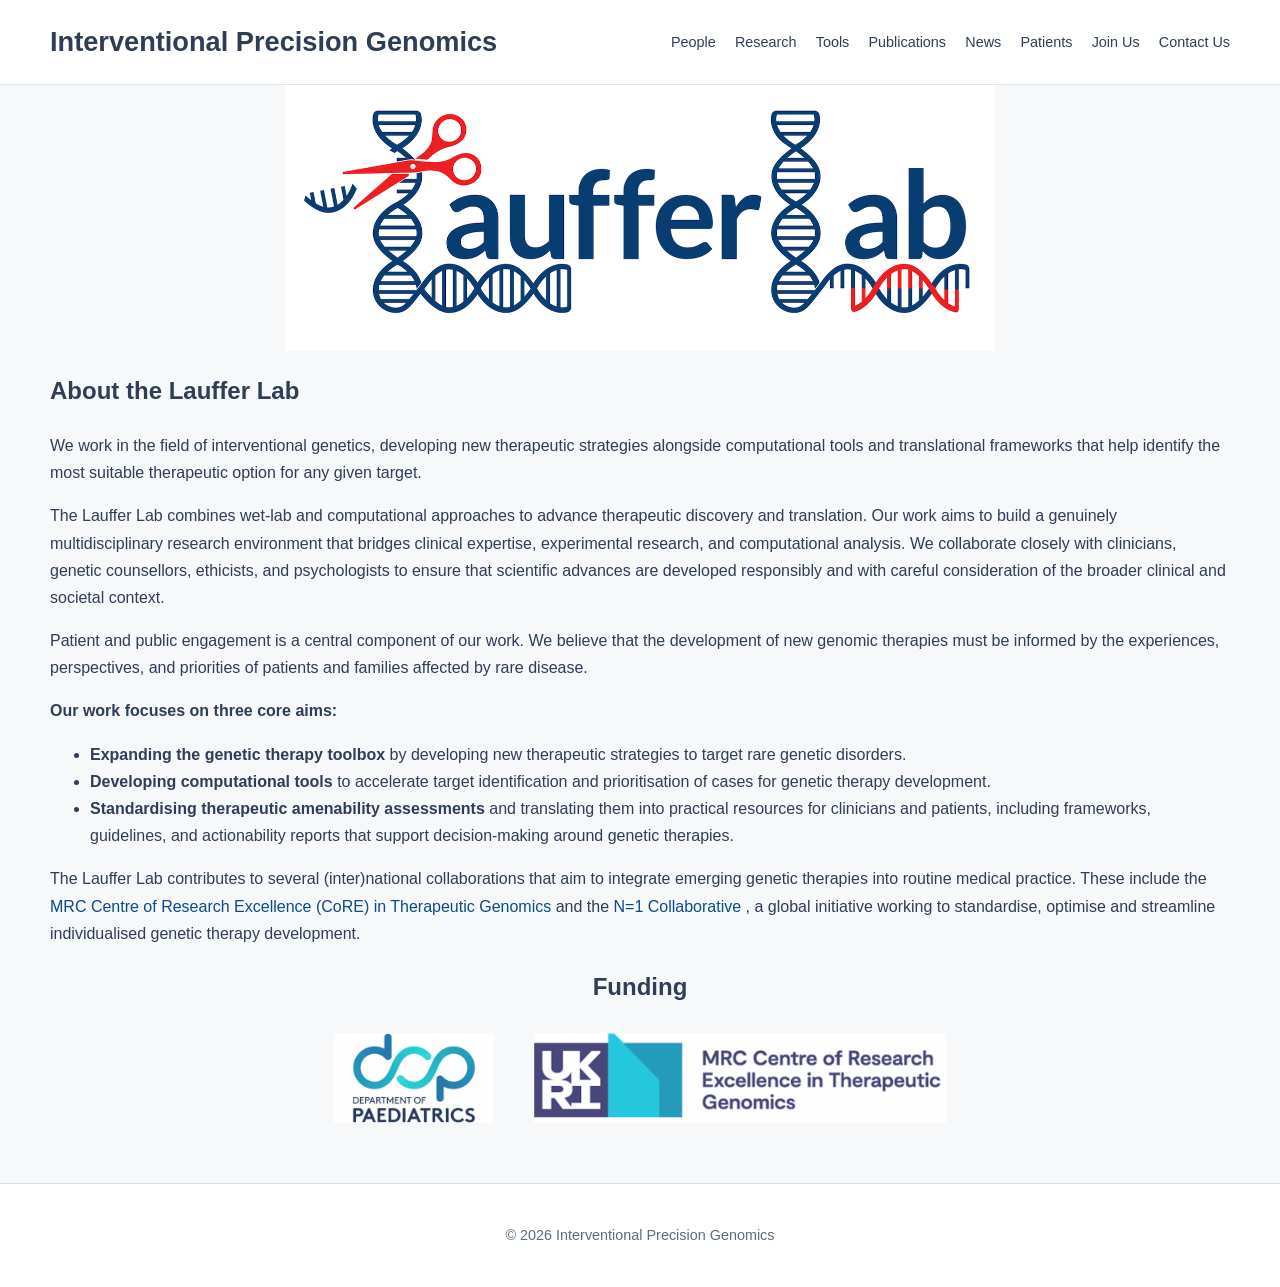
<file: index.html>
<!DOCTYPE html>
<html lang="en">
<head>
  <meta charset="UTF-8" />
  <meta name="viewport" content="width=device-width, initial-scale=1.0" />
  <title>Lauffer Lab | Interventional Precision Genomics | University of Oxford</title>
  <meta name="description" content="The Lauffer Lab (Interventional Precision Genomics) at the University of Oxford develops genomic therapies and computational tools for rare genetic diseases." />
  <link rel="stylesheet" href="style.css" />
  <link rel="icon" type="image/png" href="images/favicon.png" />
  <meta name="google-site-verification" content="XNeeRTLDRq8L58bTHJSYAuGZ9h5sGTY7bzquvnGNuZU" />
  <meta name="robots" content="index,follow" />
  <link rel="canonical" href="https://www.laufferlab.org/" />
</head>
<body>
  <header class="site-header">
    <div class="container nav-wrap">
      <a href="index.html" class="brand" aria-label="Interventional Precision Genomics home">
        <span class="brand-text">Interventional Precision Genomics</span>
      </a>

      <nav class="site-nav" id="site-nav">
        <a href="people.html">People</a>
        <a href="research.html">Research</a>
        <a href="tools.html">Tools</a>
        <a href="publications.html">Publications</a>
        <a href="news.html">News</a>
        <a href="patients.html">Patients</a>
        <a href="join-us.html">Join Us</a>
        <a href="contact.html">Contact Us</a>
      </nav>
    </div>
  </header>

  <main>
    <section class="hero hero-home">
      <div class="container hero-home-grid">
        
        <div class="hero-panel">
          <div class="hero-panel-inner">
            <div class="logo-mark-wrap">
              <img src="images/logo.png" alt="Interventional Precision Genomics logo" class="hero-logo" />
            </div>
          </div>
        </div>
        
        <div class="hero-copy">
          <p class="eyebrow"></p>
          <h1>About the Lauffer Lab</h1>
          <p class="lead">
            <p>
              We work in the field of interventional genetics, developing new therapeutic strategies alongside computational tools 
              and translational frameworks that help identify the most suitable therapeutic option for any given target. 
            </p>

            <p>
              The Lauffer Lab combines wet-lab and computational approaches to advance
              therapeutic discovery and translation. Our work aims to build a genuinely
              multidisciplinary research environment that bridges clinical expertise,
              experimental research, and computational analysis. We collaborate closely with
              clinicians, genetic counsellors, ethicists, and psychologists to ensure that
              scientific advances are developed responsibly and with careful consideration
              of the broader clinical and societal context.
          </p>

          <p>
            Patient and public engagement is a central component of our work. We believe
            that the development of new genomic therapies must be informed by the
            experiences, perspectives, and priorities of patients and families affected by
            rare disease.
          </p>

          <p><strong>Our work focuses on three core aims:</strong></p>

            <ul>
              <li>
                <strong>Expanding the genetic therapy toolbox</strong> by developing new
                therapeutic strategies to target rare genetic disorders.
              </li>
            
              <li>
                <strong>Developing computational tools</strong> to accelerate target
                identification and prioritisation of cases for genetic therapy development.
              </li>
            
              <li>
                <strong>Standardising therapeutic amenability assessments</strong> and
                translating them into practical resources for clinicians and patients,
                including frameworks, guidelines, and actionability reports that support
                decision-making around genetic therapies.
              </li>
            </ul>

              <p>
                The Lauffer Lab contributes to several (inter)national collaborations that aim to
                integrate emerging genetic therapies into routine medical practice. These include
                the
                <a href="https://genomicmedicine.ac.uk" target="_blank">
                MRC Centre of Research Excellence (CoRE) in Therapeutic Genomics
                </a>
                and the
                <a href="https://www.n1collaborative.org" target="_blank">
                N=1 Collaborative
                </a>,
                a global initiative working to standardise, optimise and streamline individualised genetic
                therapy development.
              </p>
        </div>

      </div>
    </section>

    <section class="section funding-section">
      <div class="container ">
    
        <h2>Funding</h2>
    
        <div class="funding-logos">
    
          <img src="images/funding/paediatrics.png" alt="Paediatrics">
    
          <img src="images/funding/MRC.png" alt="Medical Research Council">

        </div>  
      </div>
  </section>

  </main>

<footer class="site-footer">
  <div class="container footer-inner">
    <p>© 2026 Interventional Precision Genomics</p>
  </div>
</footer>
  
</body>
</html>
</file>
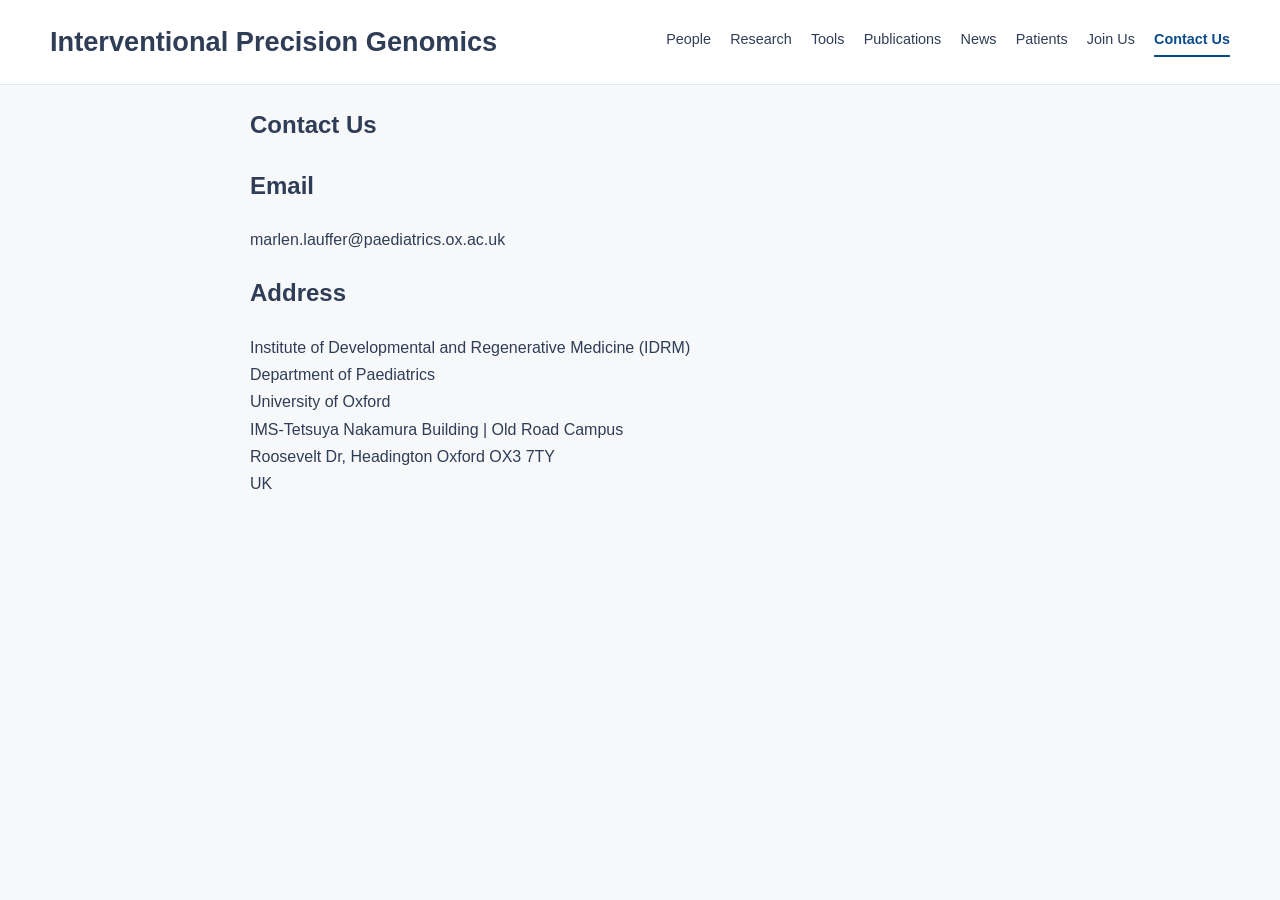
<file: contact.html>
<!DOCTYPE html>
<html lang="en">
<head>
  <meta charset="UTF-8" />
  <meta name="viewport" content="width=device-width, initial-scale=1.0" />
  <title>Interventional Precision Genomics</title>
  <meta name="description" content="Interventional Precision Genomics develops translational frameworks, tools, and genomic strategies for rare disease." />
  <link rel="stylesheet" href="style.css" />
  <link rel="icon" type="image/png" href="images/favicon.png">
</head>
<body>
  <header class="site-header">
    <div class="container nav-wrap">
      <a href="index.html" class="brand" aria-label="Interventional Precision Genomics home">
        <span class="brand-text">Interventional Precision Genomics</span>
      </a>

      <nav class="site-nav" id="site-nav">
        <a href="people.html">People</a>
        <a href="research.html">Research</a>
        <a href="tools.html">Tools</a>
        <a href="publications.html">Publications</a>
        <a href="news.html">News</a>
        <a href="patients.html">Patients</a>
        <a href="join-us.html">Join Us</a>
        <a href="contact.html">Contact Us</a>
      </nav>
    </div>
  </header>

<main>
  <section class="page-hero">
    <div class="container narrow">
      <p class="eyebrow"></p>
      <h1>Contact Us</h1>
      <p class="lead"></p>
    </div>
  </section>

  <section class="section">
    <div class="container narrow">
      <div class="contact-layout">
        <div class="contact-card">
          <h2>Email</h2>
          <p>marlen.lauffer@paediatrics.ox.ac.uk</p>
        </div>
        <div class="contact-card">
          <h2>Address</h2>
          <p>Institute of Developmental and Regenerative Medicine (IDRM)<br>
              Department of Paediatrics<br>
              University of Oxford<br>
              IMS-Tetsuya Nakamura Building | Old Road Campus<br>
              Roosevelt Dr, Headington Oxford OX3 7TY<br>
              UK</p>
        </div>
      </div>
    </div>
  </section>
</main>

  <script src="script.js"></script>
</body>
</html>
</file>
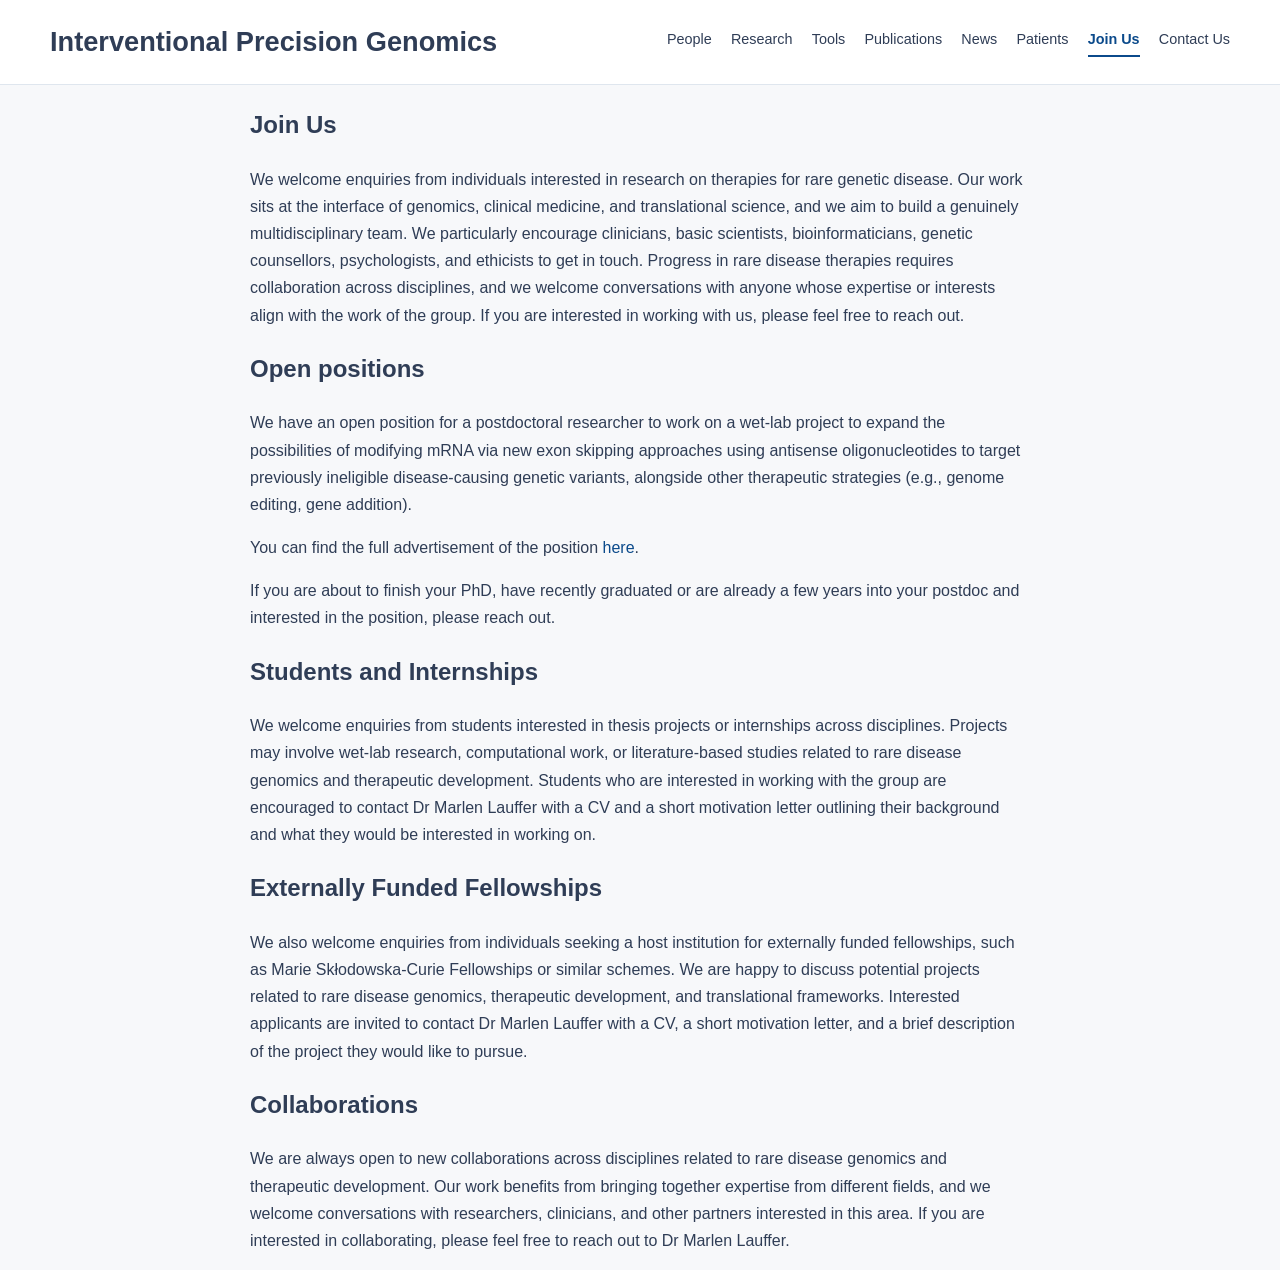
<file: join-us.html>
<!DOCTYPE html>
<html lang="en">
<head>
  <meta charset="UTF-8" />
  <meta name="viewport" content="width=device-width, initial-scale=1.0" />
  <title>Interventional Precision Genomics</title>
  <meta name="description" content="Interventional Precision Genomics develops translational frameworks, tools, and genomic strategies for rare disease." />
  <link rel="stylesheet" href="style.css" />
  <link rel="icon" type="image/png" href="images/favicon.png">
</head>
<body>
  <header class="site-header">
    <div class="container nav-wrap">
      <a href="index.html" class="brand" aria-label="Interventional Precision Genomics home">
        <span class="brand-text">Interventional Precision Genomics</span>
      </a>

      <nav class="site-nav" id="site-nav">
        <a href="people.html">People</a>
        <a href="research.html">Research</a>
        <a href="tools.html">Tools</a>
        <a href="publications.html">Publications</a>
        <a href="news.html">News</a>
        <a href="patients.html">Patients</a>
        <a href="join-us.html">Join Us</a>
        <a href="contact.html">Contact Us</a>
      </nav>
    </div>
  </header>

<main>
  <section class="page-hero">
    <div class="container narrow">
      <p class="eyebrow"></p>
      <h1>Join Us</h1>
      <p class="lead"> We welcome enquiries from individuals interested in research on therapies for rare genetic disease. Our work sits at the interface of genomics, clinical medicine, and translational science, and we aim to build a genuinely multidisciplinary team.
                        We particularly encourage clinicians, basic scientists, bioinformaticians, genetic counsellors, psychologists, and ethicists to get in touch. Progress in rare disease therapies requires collaboration across disciplines, and we welcome conversations with anyone whose expertise or interests align with the work of the group.
                        If you are interested in working with us, please feel free to reach out.  </p>
    </div>
  </section>

  <section class="section">
    <div class="container narrow stack-lg">
      <article class="info-block">
        <h2>Open positions</h2>
        <p>We have an open position for a postdoctoral researcher to work on a wet-lab project to expand the possibilities of modifying mRNA via new exon skipping approaches using antisense oligonucleotides to target previously 
          ineligible disease-causing genetic variants, alongside other therapeutic strategies (e.g., genome editing, gene addition).</p>
         <p> You can find the full advertisement of the position
            <a href="https://my.corehr.com/pls/uoxrecruit/erq_jobspec_version_4.display_form?p_company=10&p_internal_external=E&p_display_in_irish=N&p_process_type=&p_applicant_no=&p_form_profile_detail=&p_display_apply_ind=Y&p_refresh_search=Y&p_recruitment_id=187257" target="_blank" rel="noopener noreferrer">here</a>.
        </p>
        <p>If you are about to finish your PhD, have recently graduated or are already a few years into your postdoc and interested in the position, please reach out.</p>
      </article>
      <article class="info-block">
        <h2>Students and Internships</h2>
        <p>We welcome enquiries from students interested in thesis projects or internships across disciplines. Projects may involve wet-lab research, computational work, or literature-based studies related to rare disease genomics and therapeutic development.
            Students who are interested in working with the group are encouraged to contact Dr Marlen Lauffer with a CV and a short motivation letter outlining their background and what they would be interested in working on.</p>
      </article>
      <article class="info-block">
        <h2>Externally Funded Fellowships</h2>
        <p>We also welcome enquiries from individuals seeking a host institution for externally funded fellowships, such as Marie Skłodowska-Curie Fellowships or similar schemes. We are happy to discuss potential projects related to rare disease genomics, therapeutic development, and translational frameworks.
          Interested applicants are invited to contact Dr Marlen Lauffer with a CV, a short motivation letter, and a brief description of the project they would like to pursue.</p>
      </article> 
      <article class="info-block">
        <h2>Collaborations</h2>
        <p>We are always open to new collaborations across disciplines related to rare disease genomics and therapeutic development. Our work benefits from bringing together expertise from different fields, and we welcome conversations with researchers, clinicians, and other partners interested in this area.
            If you are interested in collaborating, please feel free to reach out to Dr Marlen Lauffer.</p>
      </article> 
    </div>
  </section>
</main>
 
  <script src="script.js"></script>
</body>
</html>
</file>
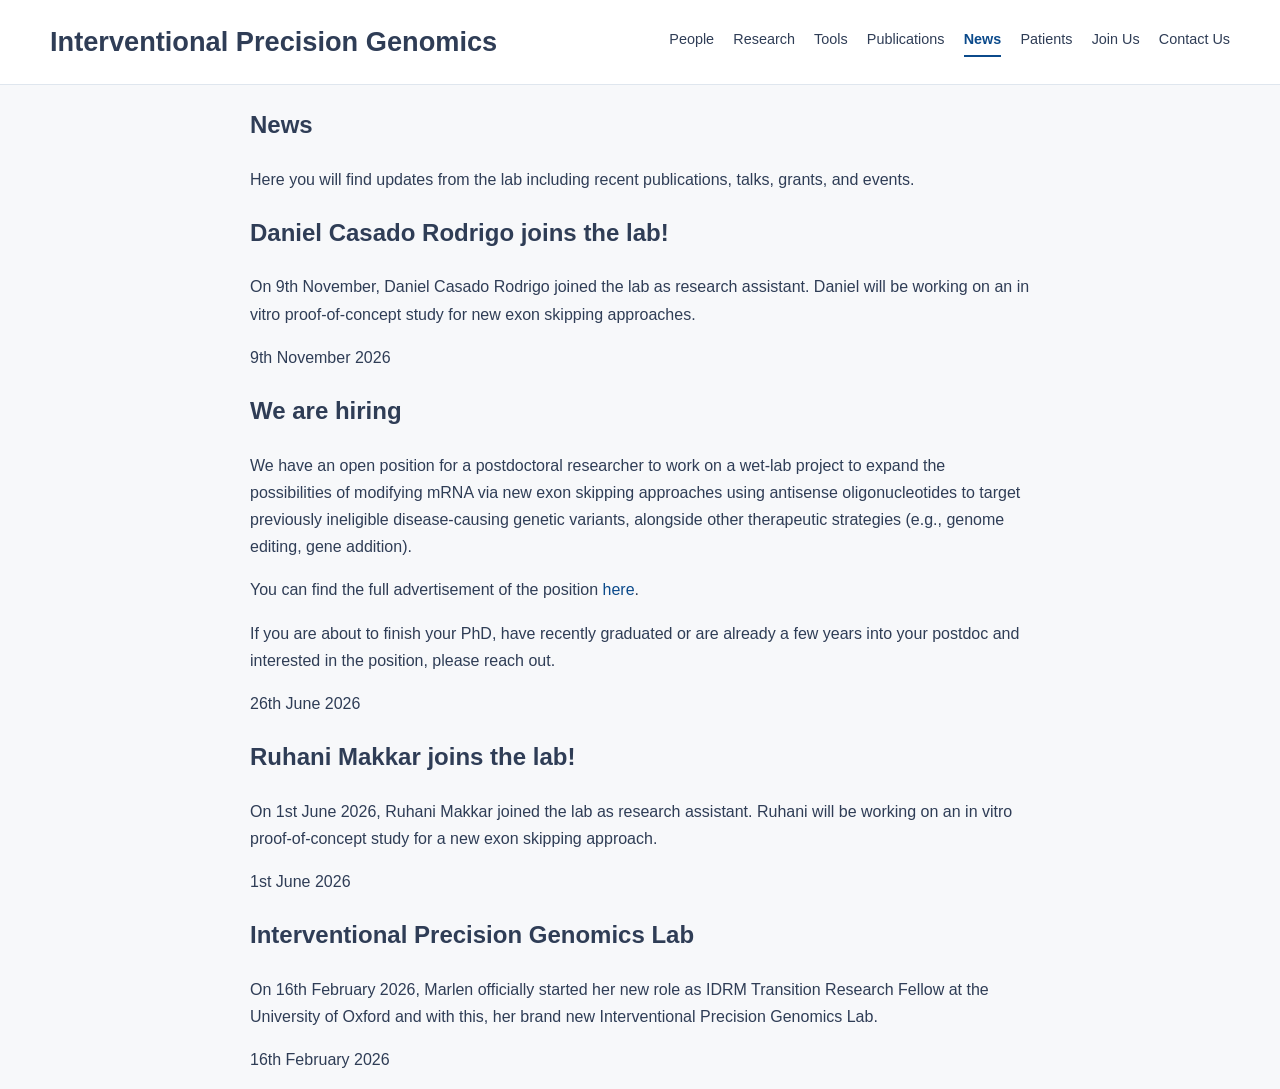
<file: news.html>
<!DOCTYPE html>
<html lang="en">
<head>
  <meta charset="UTF-8" />
  <meta name="viewport" content="width=device-width, initial-scale=1.0" />
  <title>Interventional Precision Genomics</title>
  <meta name="description" content="Interventional Precision Genomics develops translational frameworks, tools, and genomic strategies for rare disease." />
  <link rel="stylesheet" href="style.css" />
  <link rel="icon" type="image/png" href="images/favicon.png">
</head>
<body>
  <header class="site-header">
    <div class="container nav-wrap">
      <a href="index.html" class="brand" aria-label="Interventional Precision Genomics home">
        <span class="brand-text">Interventional Precision Genomics</span>
      </a>

      <nav class="site-nav" id="site-nav">
        <a href="people.html">People</a>
        <a href="research.html">Research</a>
        <a href="tools.html">Tools</a>
        <a href="publications.html">Publications</a>
        <a href="news.html">News</a>
        <a href="patients.html">Patients</a>
        <a href="join-us.html">Join Us</a>
        <a href="contact.html">Contact Us</a>
      </nav>
    </div>
  </header>

<main>
  <section class="page-hero">
    <div class="container narrow">
      <p class="eyebrow"></p>
      <h1>News</h1>
      <p class="lead">Here you will find updates from the lab including recent publications, talks, grants, and events.</p>
    </div>
  </section>


  
<section class="section">
    <div class="container narrow stack">
      <article class="news-entry">
        <h2>Daniel Casado Rodrigo joins the lab!</h2>
        <p>On 9th November, Daniel Casado Rodrigo joined the lab as research assistant. Daniel will be working on an in vitro proof-of-concept study for
        new exon skipping approaches.</p>
        <p class="news-date">9th November 2026</p>
      </article>
    </div>
  </section>


  
   <section class="section">
    <div class="container narrow stack">
      <article class="news-entry">
        <h2>We are hiring</h2>
        <p>We have an open position for a postdoctoral researcher to work on a wet-lab project to expand the possibilities of modifying mRNA via new exon skipping approaches using antisense oligonucleotides to target previously 
          ineligible disease-causing genetic variants, alongside other therapeutic strategies (e.g., genome editing, gene addition).</p>
         <p> You can find the full advertisement of the position
            <a href="https://my.corehr.com/pls/uoxrecruit/erq_jobspec_version_4.display_form?p_company=10&p_internal_external=E&p_display_in_irish=N&p_process_type=&p_applicant_no=&p_form_profile_detail=&p_display_apply_ind=Y&p_refresh_search=Y&p_recruitment_id=187257" target="_blank" rel="noopener noreferrer">here</a>.
        </p>
        <p>If you are about to finish your PhD, have recently graduated or are already a few years into your postdoc and interested in the position, please reach out.</p>
        <p class="news-date">26th June 2026</p>
      </article>
    </div>
  </section>


  
   <section class="section">
    <div class="container narrow stack">
      <article class="news-entry">
        <h2>Ruhani Makkar joins the lab!</h2>
        <p>On 1st June 2026, Ruhani Makkar joined the lab as research assistant. Ruhani will be working on an in vitro proof-of-concept study for
        a new exon skipping approach.</p>
        <p class="news-date">1st June 2026</p>
      </article>
    </div>
  </section>
  
  
  <section class="section">
    <div class="container narrow stack">
      <article class="news-entry">
        <h2>Interventional Precision Genomics Lab</h2>
        <p>On 16th February 2026, Marlen officially started her new role as IDRM Transition Research Fellow at the University of Oxford and with
        this, her brand new Interventional Precision Genomics Lab.</p>
        <p class="news-date">16th February 2026</p>
      </article>
    </div>
  </section>

  
</main>



  <script src="script.js"></script>
</body>
</html>
</file>
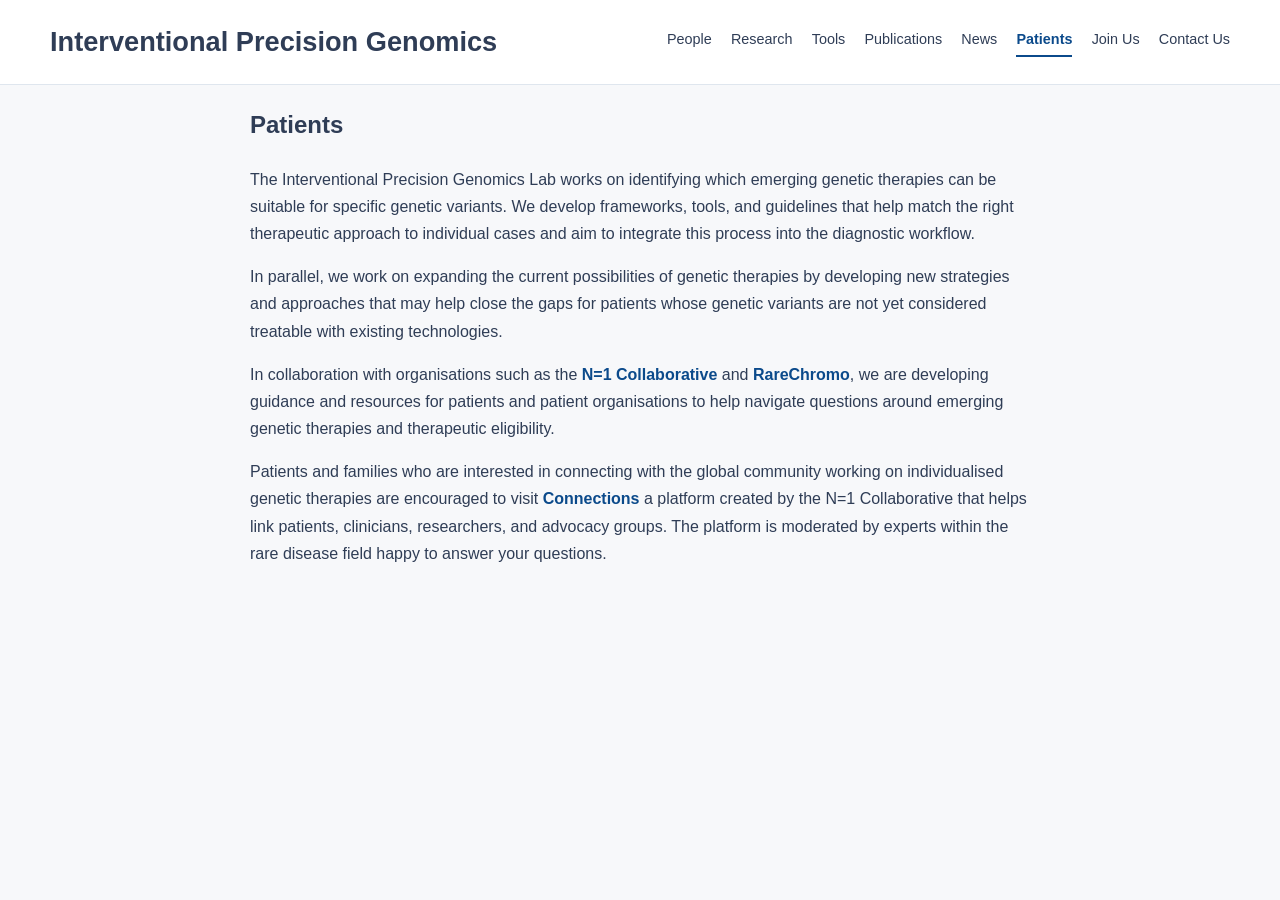
<file: patients.html>
<!DOCTYPE html>
<html lang="en">
<head>
  <meta charset="UTF-8" />
  <meta name="viewport" content="width=device-width, initial-scale=1.0" />
  <title>Interventional Precision Genomics</title>
  <meta name="description" content="Interventional Precision Genomics develops translational frameworks, tools, and genomic strategies for rare disease." />
  <link rel="stylesheet" href="style.css" />
  <link rel="icon" type="image/png" href="images/favicon.png">
</head>
<body>
  <header class="site-header">
    <div class="container nav-wrap">
      <a href="index.html" class="brand" aria-label="Interventional Precision Genomics home">
        <span class="brand-text">Interventional Precision Genomics</span>
      </a>

      <nav class="site-nav" id="site-nav">
        <a href="people.html">People</a>
        <a href="research.html">Research</a>
        <a href="tools.html">Tools</a>
        <a href="publications.html">Publications</a>
        <a href="news.html">News</a>
        <a href="patients.html">Patients</a>
        <a href="join-us.html">Join Us</a>
        <a href="contact.html">Contact Us</a>
      </nav>
    </div>
  </header>

<main>
  <section class="page-hero page-hero-soft">
    <div class="container narrow">
      <p class="eyebrow"></p>
      <h1>Patients</h1>
      <p class="lead"> 
      
        <p>
          The Interventional Precision Genomics Lab works on identifying which emerging 
          genetic therapies can be suitable for specific genetic variants. We develop frameworks, 
          tools, and guidelines that help match the right therapeutic approach to individual cases and aim to 
          integrate this process into the diagnostic workflow.
          </p>
          
          <p>
          In parallel, we work on expanding the current possibilities of genetic
          therapies by developing new strategies and approaches that may help close the
          gaps for patients whose genetic variants are not yet considered treatable with
          existing technologies.
          </p>
          
          <p>
          In collaboration with organisations such as the
          <strong><a href="https://www.n1collaborative.org" target="_blank">N=1 Collaborative</a></strong>
          and
          <strong><a href="https://rarechromo.org" target="_blank">RareChromo</a></strong>,
          we are developing guidance and resources for patients and patient
          organisations to help navigate questions around emerging genetic therapies and
          therapeutic eligibility.
          </p>
          
          <p>
          Patients and families who are interested in connecting with the global
          community working on individualised genetic therapies are encouraged to visit
          <strong><a href="https://connections.n1collaborative.org/" target="_blank">
          Connections
          </a></strong>
          a platform created by the N=1 Collaborative that helps link patients,
          clinicians, researchers, and advocacy groups. The platform is moderated by experts within the rare disease field
          happy to answer your questions.
          </p>
      
      
      </p>
    </div>
  </section>

</main>



  <script src="script.js"></script>
</body>
</html>
</file>
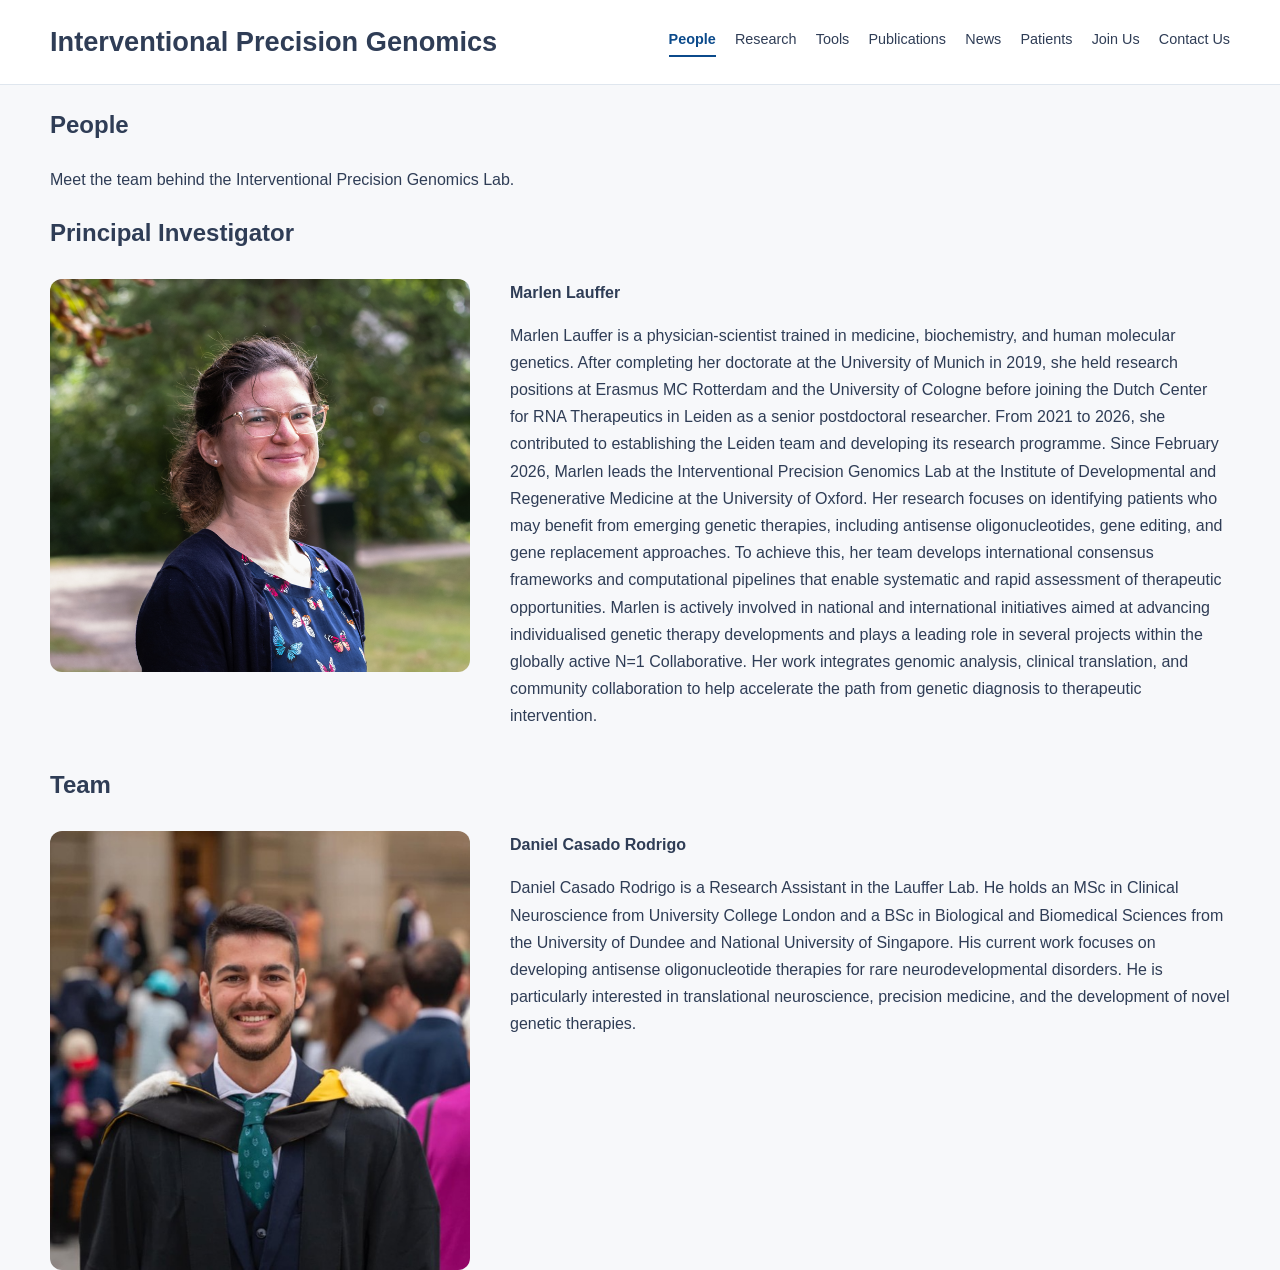
<file: people.html>
<!DOCTYPE html>
<html lang="en">
<head>
  <meta charset="UTF-8" />
  <meta name="viewport" content="width=device-width, initial-scale=1.0" />
  <title>Interventional Precision Genomics</title>
  <meta name="description" content="Interventional Precision Genomics develops translational frameworks, tools, and genomic strategies for rare disease." />
  <link rel="stylesheet" href="style.css" />
  <link rel="icon" type="image/png" href="images/favicon.png">
</head>
<body>
  <header class="site-header">
    <div class="container nav-wrap">
      <a href="index.html" class="brand" aria-label="Interventional Precision Genomics home">
        <span class="brand-text">Interventional Precision Genomics</span>
      </a>

      <nav class="site-nav" id="site-nav">
        <a href="people.html">People</a>
        <a href="research.html">Research</a>
        <a href="tools.html">Tools</a>
        <a href="publications.html">Publications</a>
        <a href="news.html">News</a>
        <a href="patients.html">Patients</a>
        <a href="join-us.html">Join Us</a>
        <a href="contact.html">Contact Us</a>
      </nav>
    </div>
  </header>

<main>
  <section class="page-hero">
    <div class="container">
      <p class="eyebrow"></p>
      <h1>People</h1>
      <p class="lead">Meet the team behind the Interventional Precision Genomics Lab.</p>
    </div>
  </section>

  <section class="section">
  <div class="container">
    <h2>Principal Investigator</h2>

    <div class="person-profile">
      <img src="images/people/marlen.png" alt="Marlen Lauffer" class="person-photo">

      <div class="person-bio">
        <p><strong>Marlen Lauffer</strong></p>
        <p>
          Marlen Lauffer is a physician-scientist trained in medicine, biochemistry, and human molecular genetics. 
          After completing her doctorate at the University of Munich in 2019, she held research positions at Erasmus MC Rotterdam 
          and the University of Cologne before joining the Dutch Center for RNA Therapeutics in Leiden as a senior postdoctoral researcher. 
          From 2021 to 2026, she contributed to establishing the Leiden team and developing its research programme.
          Since February 2026, Marlen leads the Interventional Precision Genomics Lab at the Institute of Developmental and 
          Regenerative Medicine at the University of Oxford. Her research focuses on identifying patients who may benefit from 
          emerging genetic therapies, including antisense oligonucleotides, gene editing, and gene replacement approaches. 
          To achieve this, her team develops international consensus frameworks and computational pipelines that enable systematic 
          and rapid assessment of therapeutic opportunities. Marlen is actively involved in national and international initiatives 
          aimed at advancing individualised genetic therapy developments and plays a leading role in several projects within the 
          globally active N=1 Collaborative. Her work integrates genomic analysis, clinical translation, and community collaboration 
          to help accelerate the path from genetic diagnosis to therapeutic intervention.
        </p>
      </div>
    </div>
  </div>
</section>




  <section class="section section-tight-top">
    <div class="container">
      <h2 class="group-heading">Team</h2>

       <div class="person-profile">
            <img src="images/people/Daniel Casado.png" alt="Daniel Casado" class="person-photo">
      
            <div class="person-bio">
              <p><strong>Daniel Casado Rodrigo</strong></p>
              <p>
                Daniel Casado Rodrigo is a Research Assistant in the Lauffer Lab. 
                He holds an MSc in Clinical Neuroscience from University College London and a BSc in Biological and Biomedical Sciences from the University of Dundee and National University of Singapore.
                His current work focuses on developing antisense oligonucleotide therapies for rare neurodevelopmental disorders. 
                He is particularly interested in translational neuroscience, precision medicine, and the development of novel genetic therapies.
              </p>
            </div>
          </div>
        </div>
  
  </section>
</main>


  <script src="script.js"></script>
</body>
</html>
</file>
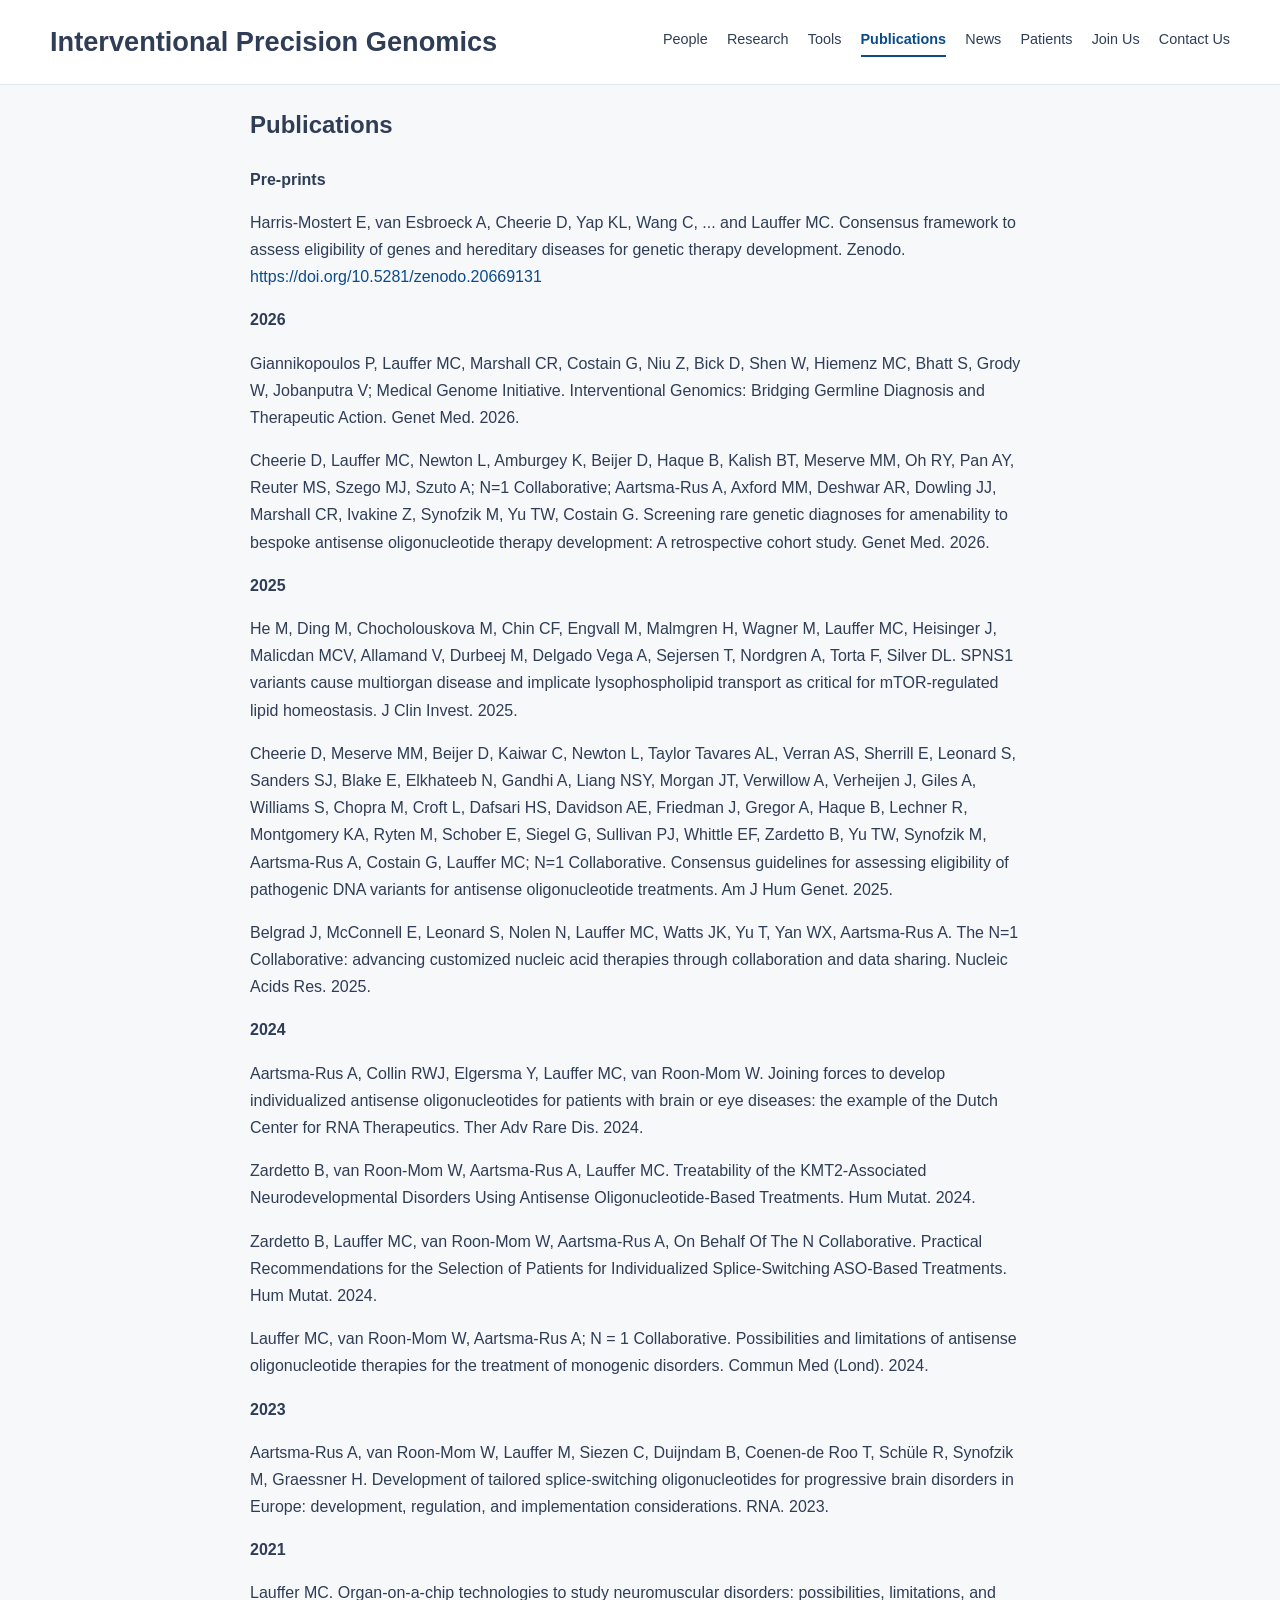
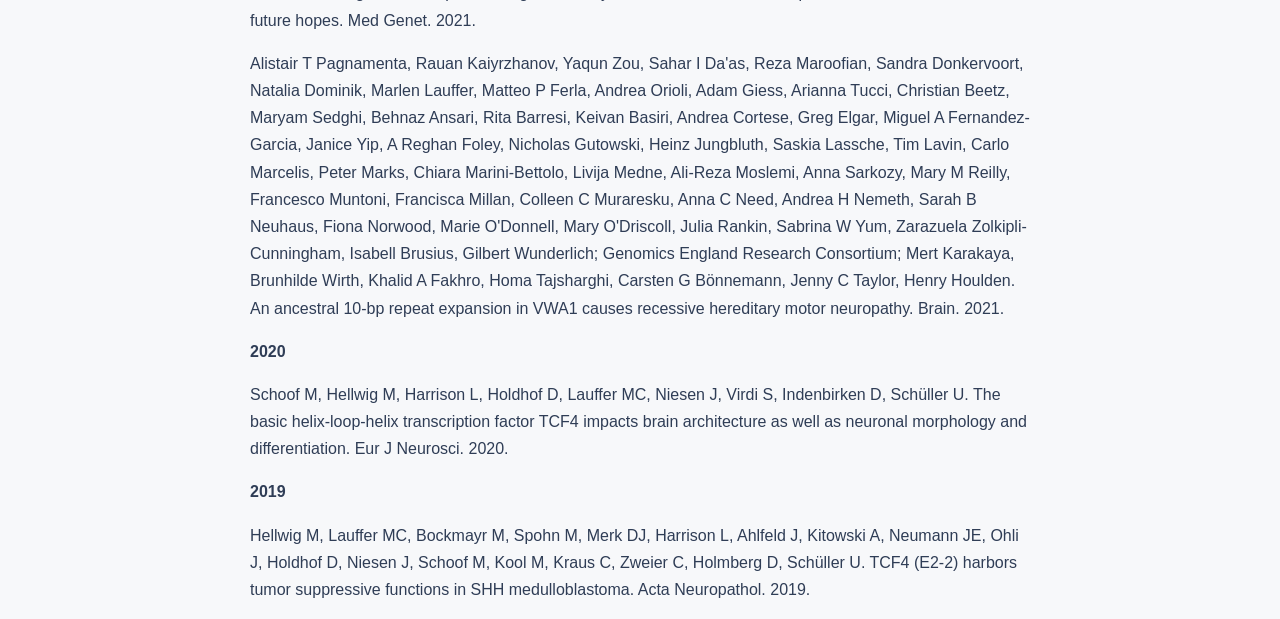
<file: publications.html>
<!DOCTYPE html>
<html lang="en">
<head>
  <meta charset="UTF-8" />
  <meta name="viewport" content="width=device-width, initial-scale=1.0" />
  <title>Interventional Precision Genomics</title>
  <meta name="description" content="Interventional Precision Genomics develops translational frameworks, tools, and genomic strategies for rare disease." />
  <link rel="stylesheet" href="style.css" />
  <link rel="icon" type="image/png" href="images/favicon.png">
</head>
<body>
  <header class="site-header">
    <div class="container nav-wrap">
      <a href="index.html" class="brand" aria-label="Interventional Precision Genomics home">
        <span class="brand-text">Interventional Precision Genomics</span>
      </a>

      <nav class="site-nav" id="site-nav">
        <a href="people.html">People</a>
        <a href="research.html">Research</a>
        <a href="tools.html">Tools</a>
        <a href="publications.html">Publications</a>
        <a href="news.html">News</a>
        <a href="patients.html">Patients</a>
        <a href="join-us.html">Join Us</a>
        <a href="contact.html">Contact Us</a>
      </nav>
    </div>
  </header>

<main>
  <section class="page-hero">
    <div class="container narrow">
      <p class="eyebrow"></p>
      <h1>Publications</h1>
      <p class="lead"></p>
    </div>
  </section>

  <section class="section">
    <div class="container narrow publication-list">
      <article class="publication-item">
        <p class="pub-year"><strong>Pre-prints</strong></p>
        <p>
          Harris-Mostert E, van Esbroeck A, Cheerie D, Yap KL, Wang C, ... and Lauffer MC.
          Consensus framework to assess eligibility of genes and hereditary diseases for
          genetic therapy development. Zenodo.
          <a href="https://doi.org/10.5281/zenodo.20669131" target="_blank" rel="noopener noreferrer">
            https://doi.org/10.5281/zenodo.20669131
          </a>
        </p>
      </article>
      <article class="publication-item">
        <p class="pub-year"><strong>2026</strong></p>
        <p>Giannikopoulos P, Lauffer MC, Marshall CR, Costain G, Niu Z, Bick D, Shen W, Hiemenz MC, Bhatt S, Grody W, Jobanputra V; Medical Genome Initiative.
            Interventional Genomics: Bridging Germline Diagnosis and Therapeutic Action. Genet Med. 2026.</p>
        <p>Cheerie D, Lauffer MC, Newton L, Amburgey K, Beijer D, Haque B, Kalish BT, Meserve MM, Oh RY, Pan AY, Reuter MS, Szego MJ, Szuto A; N=1 Collaborative; Aartsma-Rus A, Axford MM, Deshwar AR, Dowling JJ, Marshall CR, Ivakine Z, Synofzik M, Yu TW, Costain G.
          Screening rare genetic diagnoses for amenability to bespoke antisense oligonucleotide therapy development: A retrospective cohort study. Genet Med. 2026.</p>
      </article>
      <article class="publication-item">
        <p class="pub-year"><strong>2025</strong></p>
        <p>He M, Ding M, Chocholouskova M, Chin CF, Engvall M, Malmgren H, Wagner M, Lauffer MC, Heisinger J, Malicdan MCV, Allamand V, Durbeej M, Delgado Vega A, Sejersen T, Nordgren A, Torta F, Silver DL.
          SPNS1 variants cause multiorgan disease and implicate lysophospholipid transport as critical for mTOR-regulated lipid homeostasis. J Clin Invest. 2025.</p>
        <p>Cheerie D, Meserve MM, Beijer D, Kaiwar C, Newton L, Taylor Tavares AL, Verran AS, Sherrill E, Leonard S, Sanders SJ, Blake E, Elkhateeb N, Gandhi A, Liang NSY, Morgan JT, Verwillow A, Verheijen J, Giles A, Williams S, Chopra M, Croft L, Dafsari HS, Davidson AE, Friedman J, Gregor A, Haque B, Lechner R, Montgomery KA, Ryten M, Schober E, Siegel G, Sullivan PJ, Whittle EF, Zardetto B, Yu TW, Synofzik M, Aartsma-Rus A, Costain G, Lauffer MC; N=1 Collaborative.
            Consensus guidelines for assessing eligibility of pathogenic DNA variants for antisense oligonucleotide treatments. Am J Hum Genet. 2025.</p>
        <p>Belgrad J, McConnell E, Leonard S, Nolen N, Lauffer MC, Watts JK, Yu T, Yan WX, Aartsma-Rus A.
            The N=1 Collaborative: advancing customized nucleic acid therapies through collaboration and data sharing. Nucleic Acids Res. 2025.</p>
      </article>
       <article class="publication-item">
        <p class="pub-year"><strong>2024</strong></p>
        <p>Aartsma-Rus A, Collin RWJ, Elgersma Y, Lauffer MC, van Roon-Mom W.
            Joining forces to develop individualized antisense oligonucleotides for patients with brain or eye diseases: the example of the Dutch Center for RNA Therapeutics. Ther Adv Rare Dis. 2024.</p>
        <p>Zardetto B, van Roon-Mom W, Aartsma-Rus A, Lauffer MC.
            Treatability of the KMT2-Associated Neurodevelopmental Disorders Using Antisense Oligonucleotide-Based Treatments. Hum Mutat. 2024.</p>
        <p>Zardetto B, Lauffer MC, van Roon-Mom W, Aartsma-Rus A, On Behalf Of The N Collaborative.
            Practical Recommendations for the Selection of Patients for Individualized Splice-Switching ASO-Based Treatments. Hum Mutat. 2024.</p>
        <p>Lauffer MC, van Roon-Mom W, Aartsma-Rus A; N = 1 Collaborative.
            Possibilities and limitations of antisense oligonucleotide therapies for the treatment of monogenic disorders. Commun Med (Lond). 2024.</p>
      </article>
       <article class="publication-item">
        <p class="pub-year"><strong>2023</strong></p>
        <p>Aartsma-Rus A, van Roon-Mom W, Lauffer M, Siezen C, Duijndam B, Coenen-de Roo T, Schüle R, Synofzik M, Graessner H.
          Development of tailored splice-switching oligonucleotides for progressive brain disorders in Europe: development, regulation, and implementation considerations. RNA. 2023.</p>
      </article>
       <article class="publication-item">
        <p class="pub-year"><strong>2021</strong></p>
        <p>Lauffer MC.
            Organ-on-a-chip technologies to study neuromuscular disorders: possibilities, limitations, and future hopes. Med Genet. 2021.</p>
        <p>Alistair T Pagnamenta, Rauan Kaiyrzhanov, Yaqun Zou, Sahar I Da'as, Reza Maroofian, Sandra Donkervoort, Natalia Dominik, Marlen Lauffer, Matteo P Ferla, Andrea Orioli, Adam Giess, Arianna Tucci, Christian Beetz, Maryam Sedghi, Behnaz Ansari, Rita Barresi, Keivan Basiri, Andrea Cortese, Greg Elgar, Miguel A Fernandez-Garcia, Janice Yip, A Reghan Foley, Nicholas Gutowski, Heinz Jungbluth, Saskia Lassche, Tim Lavin, Carlo Marcelis, Peter Marks, Chiara Marini-Bettolo, Livija Medne, Ali-Reza Moslemi, Anna Sarkozy, Mary M Reilly, Francesco Muntoni, Francisca Millan, Colleen C Muraresku, Anna C Need, Andrea H Nemeth, Sarah B Neuhaus, Fiona Norwood, Marie O'Donnell, Mary O'Driscoll, Julia Rankin, Sabrina W Yum, Zarazuela Zolkipli-Cunningham, Isabell Brusius, Gilbert Wunderlich; Genomics England Research Consortium; Mert Karakaya, Brunhilde Wirth, Khalid A Fakhro, Homa Tajsharghi, Carsten G Bönnemann, Jenny C Taylor, Henry Houlden.
            An ancestral 10-bp repeat expansion in VWA1 causes recessive hereditary motor neuropathy. Brain. 2021.</p>
   
      </article>
       <article class="publication-item">
        <p class="pub-year"><strong>2020</strong></p>
        <p>Schoof M, Hellwig M, Harrison L, Holdhof D, Lauffer MC, Niesen J, Virdi S, Indenbirken D, Schüller U.
            The basic helix-loop-helix transcription factor TCF4 impacts brain architecture as well as neuronal morphology and differentiation. Eur J Neurosci. 2020.</p>
      </article>
      <article class="publication-item">
        <p class="pub-year"><strong>2019</strong></p>
        <p>Hellwig M, Lauffer MC, Bockmayr M, Spohn M, Merk DJ, Harrison L, Ahlfeld J, Kitowski A, Neumann JE, Ohli J, Holdhof D, Niesen J, Schoof M, Kool M, Kraus C, Zweier C, Holmberg D, Schüller U.
            TCF4 (E2-2) harbors tumor suppressive functions in SHH medulloblastoma. Acta Neuropathol. 2019.</p>
      </article>
    </div>
  </section>
</main>



  <script src="script.js"></script>
</body>
</html>
</file>
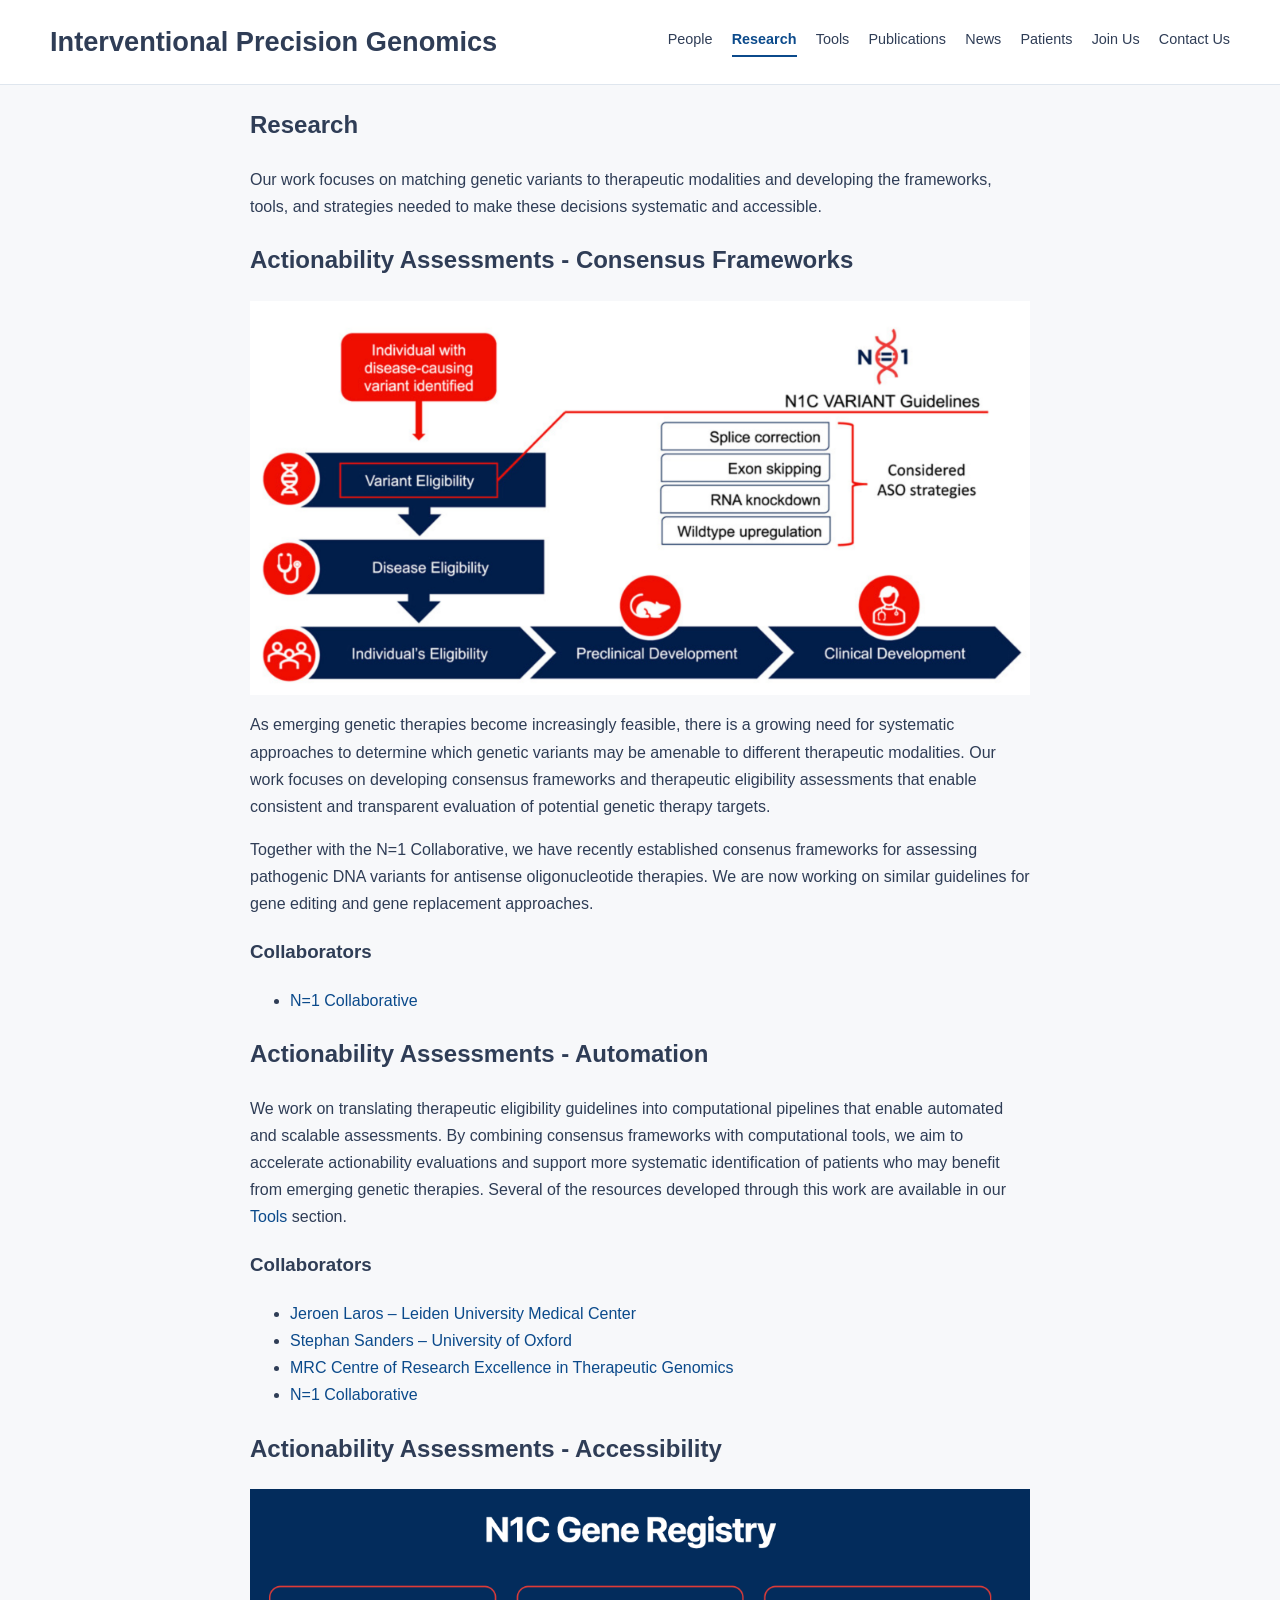
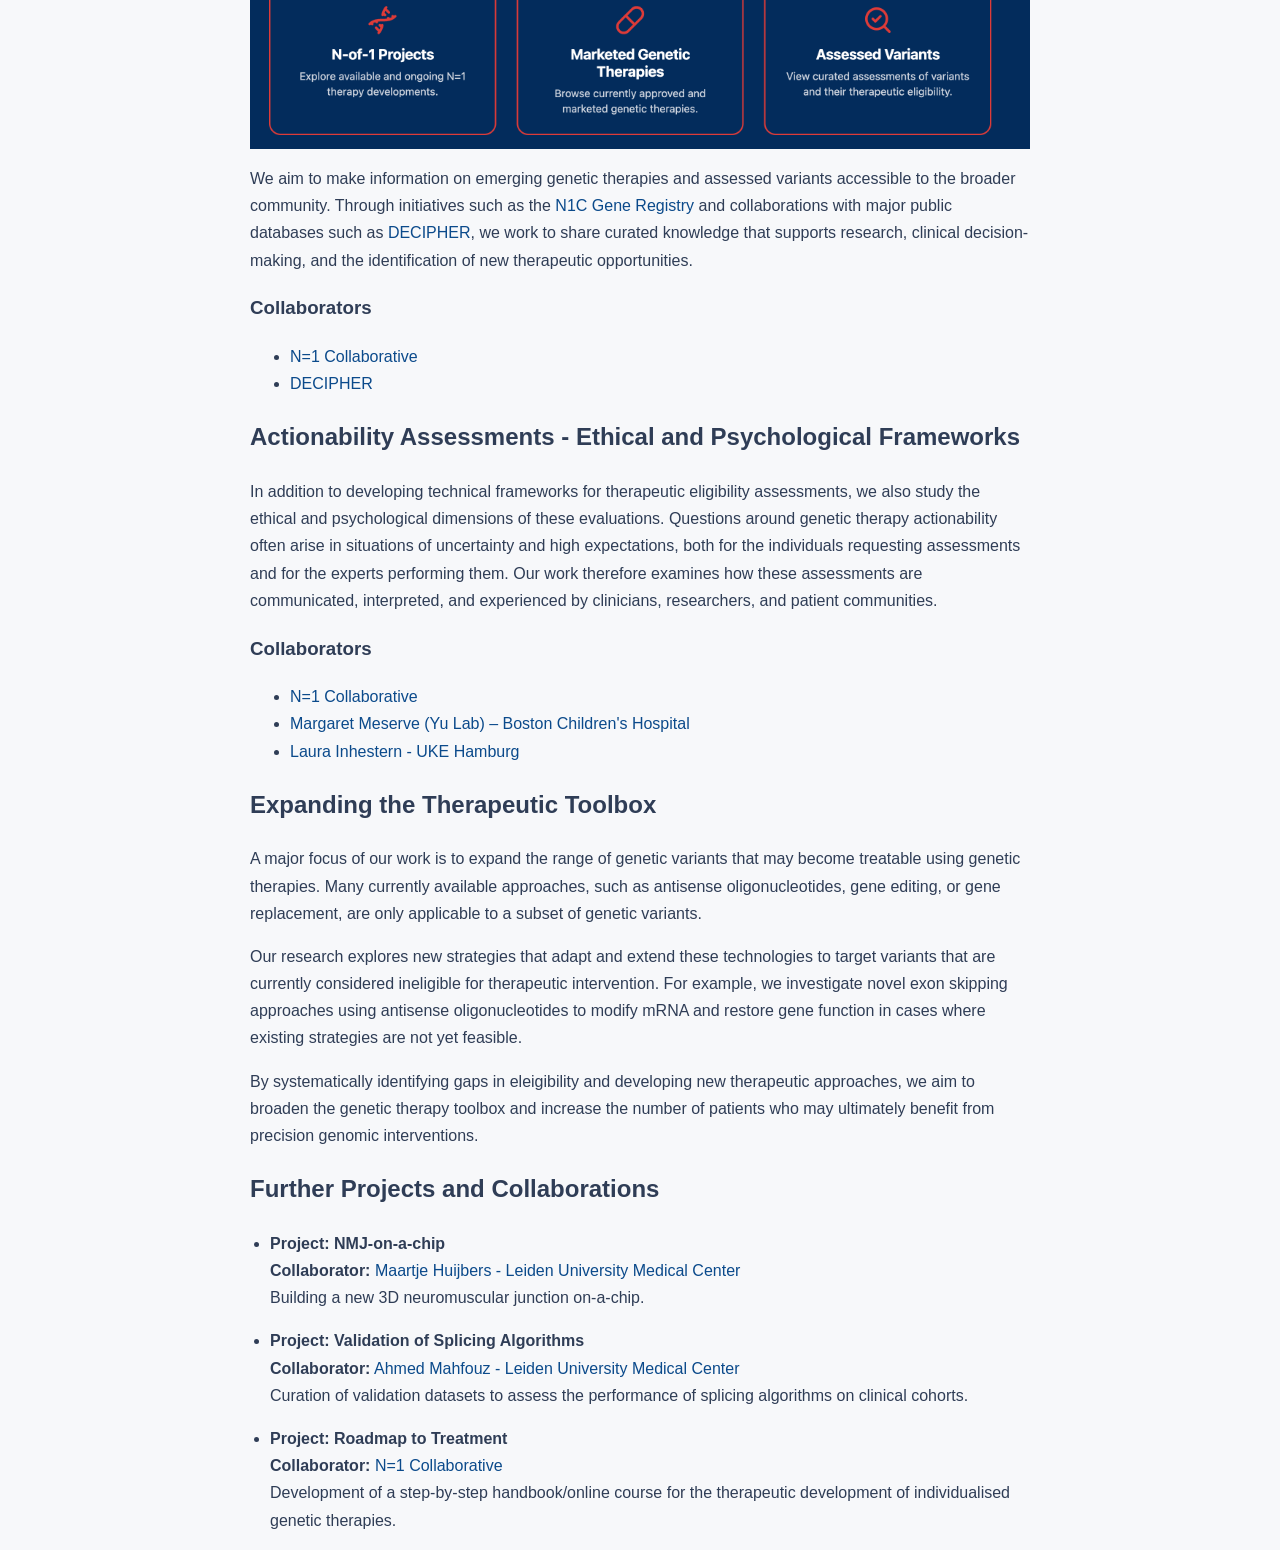
<file: research.html>
<!DOCTYPE html>
<html lang="en">
<head>
  <meta charset="UTF-8" />
  <meta name="viewport" content="width=device-width, initial-scale=1.0" />
  <title>Interventional Precision Genomics</title>
  <meta name="description" content="Interventional Precision Genomics develops translational frameworks, tools, and genomic strategies for rare disease." />
  <link rel="stylesheet" href="style.css" />
  <link rel="icon" type="image/png" href="images/favicon.png">
</head>
<body>
  <header class="site-header">
    <div class="container nav-wrap">
      <a href="index.html" class="brand" aria-label="Interventional Precision Genomics home">
        <span class="brand-text">Interventional Precision Genomics</span>
      </a>

      <nav class="site-nav" id="site-nav">
        <a href="people.html">People</a>
        <a href="research.html">Research</a>
        <a href="tools.html">Tools</a>
        <a href="publications.html">Publications</a>
        <a href="news.html">News</a>
        <a href="patients.html">Patients</a>
        <a href="join-us.html">Join Us</a>
        <a href="contact.html">Contact Us</a>
      </nav>
    </div>
  </header>

<main>
  <section class="page-hero">
    <div class="container narrow">
      <p class="eyebrow"></p>
      <h1>Research</h1>
      <p class="lead">Our work focuses on matching genetic variants to therapeutic modalities and developing the frameworks,
        tools, and strategies needed to make these decisions systematic and accessible.</p>
    </div>
  </section>

  <section class="section">
    <div class="container narrow">
     <article class="research-block">
 
    
  <div>

    <p class="eyebrow"></p>
    <h2>Actionability Assessments - Consensus Frameworks</h2>

    <div class="research-image">
      <img src="images/research/ASOguidelines.png" alt="Therapeutic eligibility frameworks">
    </div>

    
    <p>
    As emerging genetic therapies become increasingly feasible, there is a growing
    need for systematic approaches to determine which genetic variants may be
    amenable to different therapeutic modalities. Our work focuses on developing
    consensus frameworks and therapeutic eligibility assessments that enable
    consistent and transparent evaluation of potential genetic therapy targets.
    </p>

    <p>
    Together with the N=1 Collaborative, we have recently established consenus frameworks for assessing pathogenic DNA variants
      for antisense oligonucleotide therapies. We are now working on similar guidelines for gene editing and gene replacement approaches.
    </p>

    <div class="research-collaborators">
      <h3>Collaborators</h3>

      <ul>
        <li>
          <a href="https://www.n1collaborative.org/" target="_blank">
            N=1 Collaborative
          </a>
        </li>
      </ul>

    </div>

  </div>

  

      </article>
      
      <article class="research-block">
       
        <div>
      
          <p class="eyebrow"></p>
          <h2>Actionability Assessments - Automation</h2>
      
          <p>
            We work on translating therapeutic eligibility guidelines into
            computational pipelines that enable automated and scalable assessments. By
            combining consensus frameworks with computational tools, we aim to accelerate
            actionability evaluations and support more systematic identification of
            patients who may benefit from emerging genetic therapies. Several of the resources developed through this work
            are available in our <a href="tools.html">Tools</a> section.
          </p>
      
          <div class="research-collaborators">
            <h3>Collaborators</h3>
      
            <ul>
              <li>
                <a href="https://www.lumc.nl/en/afdelingen/human-genetics/bioinformatics/" target="_blank">
                  Jeroen Laros – Leiden University Medical Center
                </a>
              </li>

              <li>
                <a href="https://www.idrm.ox.ac.uk/people/research-groups/sanders-group" target="_blank">
                  Stephan Sanders – University of Oxford
                </a>
              </li>

              <li>
                <a href="https://www.genomicmedicine.ac.uk/" target="_blank">
                  MRC Centre of Research Excellence in Therapeutic Genomics
                </a>
              </li>
              
              
              <li>
                <a href="https://www.n1collaborative.org/" target="_blank">
                  N=1 Collaborative
                </a>
              </li>
            </ul>
      
          </div>
      
        </div>
      
      
      </article>
      
             <article class="research-block">
       
          
        <div>
      
          <p class="eyebrow"></p>
          <h2>Actionability Assessments - Accessibility</h2>

           <div class="research-image">
            <img src="images/research/n1cgeneregistry.png" alt="Therapeutic eligibility frameworks">
          </div>
      
          <p>
            We aim to make information on emerging genetic therapies and assessed variants
            accessible to the broader community. Through initiatives such as the
            <a href="tools.html">N1C Gene Registry</a> and collaborations with major
            public databases such as
            <a href="https://www.deciphergenomics.org/" target="_blank">DECIPHER</a>,
            we work to share curated knowledge that supports research, clinical
            decision-making, and the identification of new therapeutic opportunities.
            </p>
      
          <div class="research-collaborators">
            <h3>Collaborators</h3>
      
            <ul>
              <li>
                <a href="https://www.n1collaborative.org/" target="_blank">
                  N=1 Collaborative
                </a>
              </li>
      
              <li>
                <a href="https://www.deciphergenomics.org/" target="_blank">
                  DECIPHER
                </a>
              </li>
            </ul>
          </div>
      
        </div>
    

</article>

     <article class="research-block">
       
          
        <div>
      
          <p class="eyebrow"></p>
          <h2>Actionability Assessments - Ethical and Psychological Frameworks</h2>
      
          <p>
            In addition to developing technical frameworks for therapeutic eligibility
            assessments, we also study the ethical and psychological dimensions of these
            evaluations. Questions around genetic therapy actionability often arise in
            situations of uncertainty and high expectations, both for the individuals
            requesting assessments and for the experts performing them. Our work therefore
            examines how these assessments are communicated, interpreted, and experienced
            by clinicians, researchers, and patient communities.
            </p>
      
          <div class="research-collaborators">
            <h3>Collaborators</h3>
      
            <ul>
              <li>
                <a href="https://www.n1collaborative.org/" target="_blank">
                  N=1 Collaborative
                </a>
              </li>
      
              <li>
                <a href="https://www.theyulab.org/" target="_blank">
                  Margaret Meserve (Yu Lab) – Boston Children's Hospital
                </a>
              </li>
      
              <li>
                <a href="https://www.uke.de/english/physicians-and-scientists/wissenschaftlerprofilseite_laura_inhestern.html" target="_blank">
                  Laura Inhestern - UKE Hamburg
                </a>
              </li>
            </ul>
      
          </div>
    
  </article>



       <article class="research-block">
          
        <div>
      
          <p class="eyebrow"></p>
          <h2>Expanding the Therapeutic Toolbox</h2>
      
          <p>
            A major focus of our work is to expand the range of genetic variants that may
            become treatable using genetic therapies. Many currently
            available approaches, such as antisense oligonucleotides, gene editing, or gene
            replacement, are only applicable to a subset of genetic variants.
            </p>
            
            <p>
            Our research explores new strategies that adapt and extend these technologies
            to target variants that are currently considered ineligible for therapeutic
            intervention. For example, we investigate novel exon skipping approaches using
            antisense oligonucleotides to modify mRNA and restore gene function in cases
            where existing strategies are not yet feasible.
            </p>
            
            <p>
            By systematically identifying gaps in eleigibility and developing new therapeutic
            approaches, we aim to broaden the genetic therapy toolbox and increase the
            number of patients who may ultimately benefit from precision genomic
            interventions.
            </p>
      
          </div>
      
        </div>
      
 

</article>

<section class="section">
  <div class="container narrow">

    <h2>Further Projects and Collaborations</h2>

    <ul class="collaboration-list">

      <li>
        <strong>Project: NMJ-on-a-chip</strong><br>
        <strong>Collaborator:</strong>
        <a href="https://www.huijberslab.org/mg-huijbers" target="_blank">
          Maartje Huijbers - Leiden University Medical Center
        </a><br>
        Building a new 3D neuromuscular junction on-a-chip.
      </li>

      <li>
        <strong>Project: Validation of Splicing Algorithms</strong><br>
        <strong>Collaborator:</strong>
        <a href="https://www.mahfouzlab.org/" target="_blank">
          Ahmed Mahfouz - Leiden University Medical Center
        </a><br>
        Curation of validation datasets to assess the performance of splicing algorithms on clinical cohorts.
      </li>

      <li>
        <strong>Project: Roadmap to Treatment</strong><br>
        <strong>Collaborator:</strong>
        <a href="https://www.n1collaborative.org" target="_blank">
          N=1 Collaborative
        </a><br>
        Development of a step-by-step handbook/online course for the therapeutic development of individualised genetic therapies.
      </li>

    </ul>

  </div>
</section>

      
    </div>
  </section>
</main>

  <script src="script.js"></script>
</body>
</html>
</file>
<file: style.css>
:root {
  --accent: #0b4a8b;
  --accent-dark: #08376a;
  --text: #2f3d56;
  --muted: #5c6b80;
  --bg: #f7f8fa;
  --surface: #ffffff;
  --surface-alt: #eef3f8;
  --border: #d8e0ea;
  --max-width: 1180px;
  --radius: 20px;
  --shadow-soft: 0 18px 45px rgba(18, 42, 76, 0.08);
}

* {
  box-sizing: border-box;
}

html {
  scroll-behavior: smooth;
}

body {
  margin: 0;
  font-family: Arial, Helvetica, sans-serif;
  color: var(--text);
  background: var(--bg);
  line-height: 1.7;
}

img {
  max-width: 100%;
  display: block;
}

img,
svg {
  height: auto;
}

a {
  color: var(--accent);
  text-decoration: none;
}

button,
a {
  transition: all 0.2s ease;
}

a:hover {
  text-decoration: none;
}

.container {
  width: min(var(--max-width), calc(100% - 2.4rem));
  margin: 0 auto;
}

.narrow {
  width: min(780px, 100%);
}

.site-header {
  position: sticky;
  top: 0;
  z-index: 50;
  background: rgba(255, 255, 255, 0.94);
  backdrop-filter: blur(10px);
  border-bottom: 1px solid rgba(216, 224, 234, 0.8);
}

.nav-wrap {
  min-height: 84px;
  display: flex;
  align-items: center;
  justify-content: space-between;
  gap: 1.5rem;
}

.site-footer {
  margin-top: 60px;
  padding: 25px 0;
  border-top: 1px solid var(--border);
  background: var(--surface);
}

.footer-inner {
  text-align: center;
  font-size: 0.9rem;
  color: var(--muted);
}

.brand {
  text-decoration: none;
  color: var(--text);
}

.brand-text {
  font-size: 1.7rem;
  font-weight: 700;
}


.site-nav {
  display: flex;
  gap: 1.2rem;
}

.site-nav a {
  font-size: 0.9rem;
  color: var(--text);
}

.site-nav a:hover {
  color: var(--accent);
}

.menu-toggle {
  display: none;
}

.site-nav a.active {
  color: var(--accent);
  font-weight: 600;
  border-bottom: 2px solid var(--accent);
  padding-bottom: 3px;
}

.person-profile {
  display: flex;
  gap: 40px;
  align-items: flex-start;
  margin-top: 25px;
}

.person-photo {
  width: 420px;
  height: auto;
  border-radius: 12px;
  flex: 0 0 420px;
}

.person-bio {
  flex: 1;
}

.person-bio p:first-child {
  margin-top: 0;
}

@media (max-width: 800px) {
  .person-profile {
    flex-direction: column;
  }
}

.person-bio h3,
.person-bio h4,
.person-bio p:first-child {
  margin-top: 0;
}


.tools-grid {
  display: grid;
  grid-template-columns: repeat(3, 1fr);
  gap: 28px;
  margin-top: 30px;
}

.tool-card {
  background: var(--surface);
  border: 1px solid var(--border);
  border-radius: 12px;
  padding: 26px;
  text-align: center;
  transition: transform 0.15s ease, box-shadow 0.15s ease;
}

.tool-card:hover {
  transform: translateY(-3px);
  box-shadow: var(--shadow-soft);
}

.tool-card h2 {
  font-size: 1.2rem;
  margin-top: 0;
}

.tool-card p {
  color: var(--muted);
  margin-bottom: 18px;
}

.tool-link {
  font-weight: 600;
  color: var(--accent);
}

@media (max-width: 900px) {
  .tools-grid {
    grid-template-columns: 1fr 1fr;
  }
}

@media (max-width: 600px) {
  .tools-grid {
    grid-template-columns: 1fr;
  }
}

.tools-grid {
  display: grid;
  grid-template-columns: repeat(3, 1fr);
  gap: 28px;
  margin-top: 30px;
}

.tool-card {
  background: var(--surface);
  border: 1px solid var(--border);
  border-radius: 16px;
  padding: 26px;
  box-shadow: var(--shadow-soft);
}

.tool-icon {
  width: 90px;
  height: 90px;
  object-fit: contain;
  display: block;
  margin: 0 auto 18px auto;
}

.tool-card h2 {
  font-size: 1.2rem;
  margin-top: 0;
  margin-bottom: 10px;
}

.tool-card p {
  color: var(--muted);
  margin-bottom: 18px;
}

.tool-link {
  font-weight: 600;
  color: var(--accent);
}

@media (max-width: 900px) {
  .tools-grid {
    grid-template-columns: repeat(2, 1fr);
  }
}

@media (max-width: 600px) {
  .tools-grid {
    grid-template-columns: 1fr;
  }
}

.collaboration-list {
  margin-top: 18px;
  padding-left: 20px;
}

.collaboration-list li {
  margin-bottom: 16px;
}

.collaboration-list a {
  color: var(--accent);
  text-decoration: none;
}

.collaboration-list a:hover {
  text-decoration: underline;
}

.funding-section {
  text-align: center;
}

.funding-logos {
  display: flex;
  justify-content: center;
  align-items: center;
  gap: 40px;
  flex-wrap: wrap;
  margin-top: 25px;
}

.funding-logos img {
  height: 90px;
  width: auto;
  opacity: 0.85;
  transition: opacity 0.2s ease;
}

.funding-logos img:hover {
  opacity: 1;
}

@media (max-width: 900px) {
  .nav-wrap {
    flex-direction: column;
    align-items: flex-start;
    gap: 0.8rem;
    padding: 1rem 0;
  }

  .brand-text {
    font-size: 1.25rem;
    line-height: 1.2;
  }

  .site-nav {
    display: flex;
    flex-wrap: wrap;
    gap: 0.75rem 1rem;
  }

  .site-nav a {
    font-size: 0.95rem;
  }
}

.hero-logo {
  width: 1000px;
  max-width: 60%;
  height: auto;
  margin: 0 auto;
}
</file>
